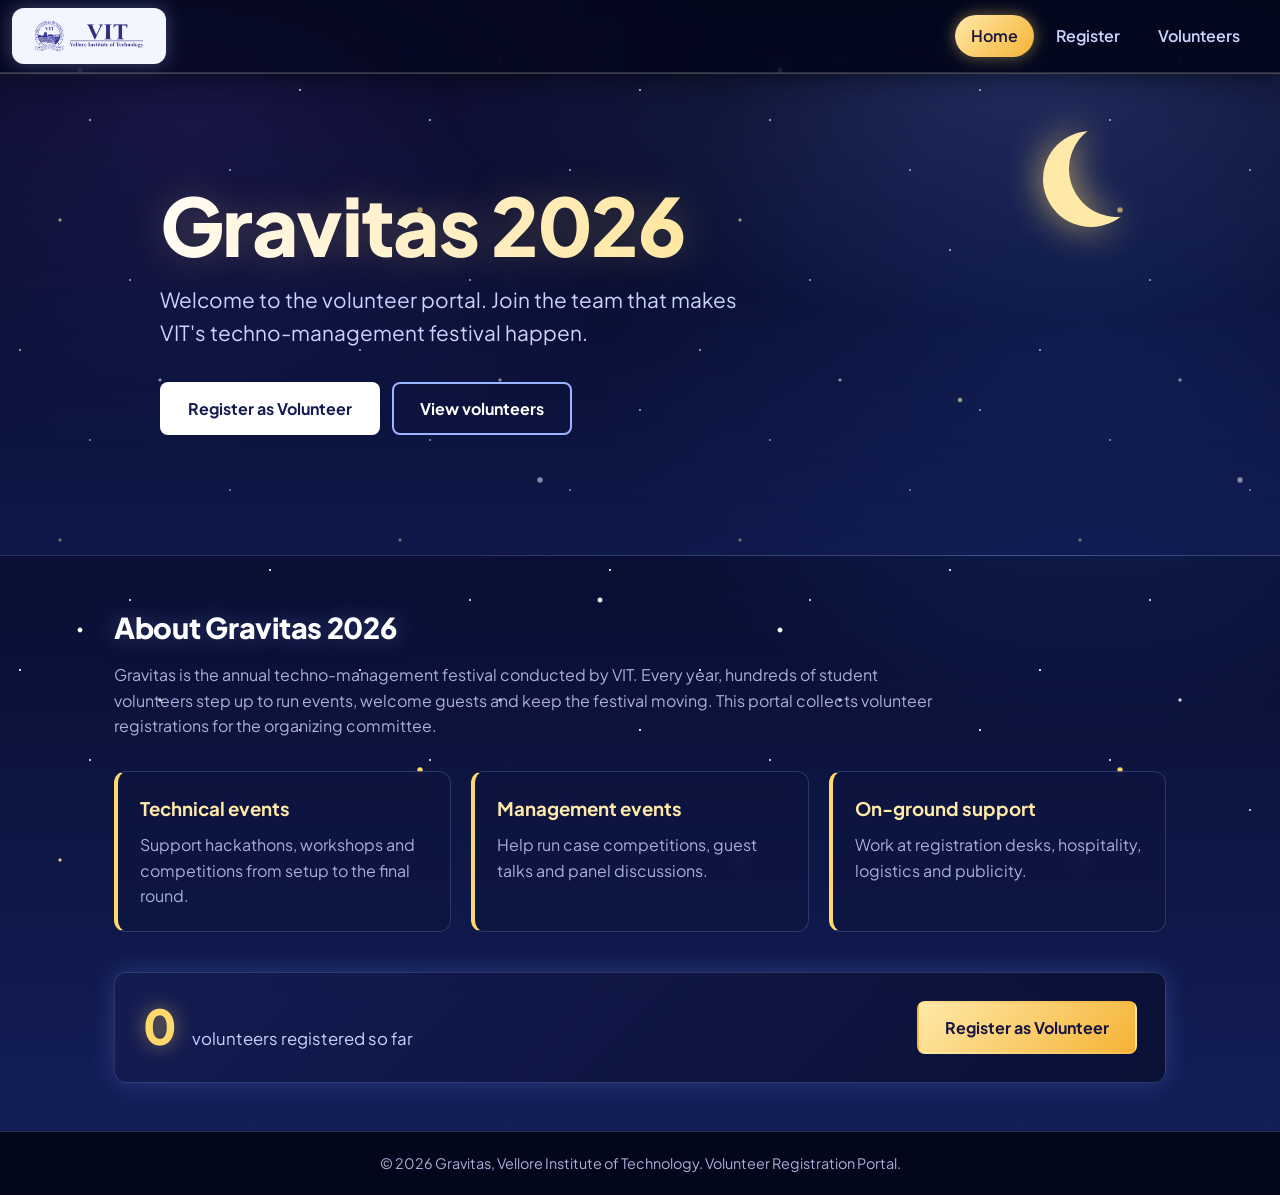
<file: index.html>
<!DOCTYPE html>
<html lang="en">
<head>
  <meta charset="UTF-8">
  <meta name="viewport" content="width=device-width, initial-scale=1.0">
  <meta name="description" content="Register as a volunteer for Gravitas 2026, the annual techno-management festival of VIT.">
  <title>Gravitas 2026 | Volunteer Portal</title>
  <link rel="stylesheet" href="css/style.css">
</head>
<body>
  <header class="site-header">
    <a class="brand" href="index.html">
      <img src="images/vit-logo.png" alt="Vellore Institute of Technology logo">
    </a>
    <button class="nav-toggle" aria-label="Toggle navigation menu" aria-expanded="false" aria-controls="nav">&#9776;</button>
    <nav id="nav" class="nav">
      <a href="index.html" class="active">Home</a>
      <a href="registration.html">Register</a>
      <a href="volunteers.html">Volunteers</a>
    </nav>
  </header>

  <main>
    <section class="hero">
      <div class="hero-inner">
        <h1>Gravitas 2026</h1>
        <p class="hero-sub">Welcome to the volunteer portal. Join the team that makes VIT's techno-management festival happen.</p>
        <div class="hero-actions">
          <a class="btn btn-light" href="registration.html">Register as Volunteer</a>
          <a class="btn btn-outline" href="volunteers.html">View volunteers</a>
        </div>
      </div>
    </section>

    <section class="container">
      <h2 class="section-title">About Gravitas 2026</h2>
      <p class="lead">Gravitas is the annual techno-management festival conducted by VIT. Every year, hundreds of student volunteers step up to run events, welcome guests and keep the festival moving. This portal collects volunteer registrations for the organizing committee.</p>

      <div class="grid">
        <article class="card">
          <h3>Technical events</h3>
          <p>Support hackathons, workshops and competitions from setup to the final round.</p>
        </article>
        <article class="card">
          <h3>Management events</h3>
          <p>Help run case competitions, guest talks and panel discussions.</p>
        </article>
        <article class="card">
          <h3>On-ground support</h3>
          <p>Work at registration desks, hospitality, logistics and publicity.</p>
        </article>
      </div>

      <div class="stat-band">
        <div>
          <span class="stat-number" id="homeCount">0</span>
          <span class="stat-label">volunteers registered so far</span>
        </div>
        <a class="btn btn-primary" href="registration.html">Register as Volunteer</a>
      </div>
    </section>
  </main>

  <footer class="site-footer">
    <p>&copy; 2026 Gravitas, Vellore Institute of Technology. Volunteer Registration Portal.</p>
  </footer>

  <script src="js/volunteers.js"></script>
</body>
</html>
</file>
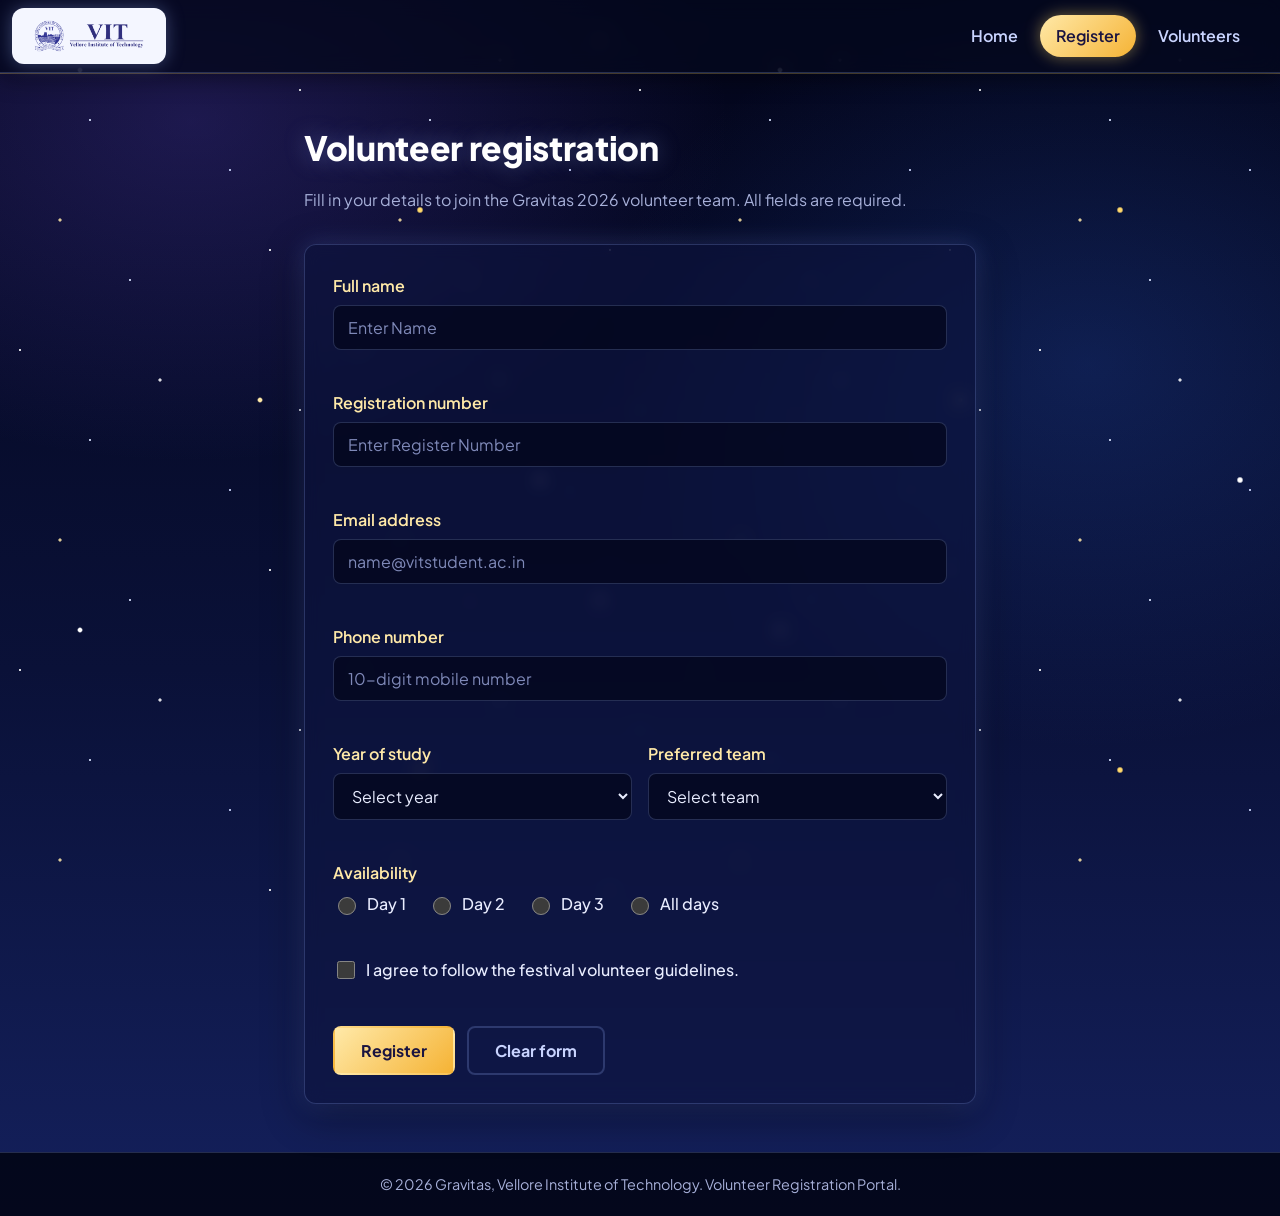
<file: registration.html>
<!DOCTYPE html>
<html lang="en">
<head>
  <meta charset="UTF-8">
  <meta name="viewport" content="width=device-width, initial-scale=1.0">
  <title>Volunteer Registration | Gravitas 2026</title>
  <link rel="stylesheet" href="css/style.css">
</head>
<body>
  <header class="site-header">
    <a class="brand" href="index.html">
      <img src="images/vit-logo.png" alt="Vellore Institute of Technology logo">
    </a>
    <button class="nav-toggle" aria-label="Toggle navigation menu" aria-expanded="false" aria-controls="nav">&#9776;</button>
    <nav id="nav" class="nav">
      <a href="index.html">Home</a>
      <a href="registration.html" class="active">Register</a>
      <a href="volunteers.html">Volunteers</a>
    </nav>
  </header>

  <main class="container narrow">
    <h1 class="page-title">Volunteer registration</h1>
    <p class="lead">Fill in your details to join the Gravitas 2026 volunteer team. All fields are required.</p>

    <div id="successMessage" class="alert alert-success" role="status" hidden>
      Registration successful! You have been added to the volunteer list.
      <a href="volunteers.html">View registered volunteers</a>
    </div>

    <form id="registrationForm" class="form-card" novalidate>
      <div class="field">
        <label for="fullName">Full name</label>
        <input type="text" id="fullName" name="fullName" placeholder="Enter Name" autocomplete="name">
        <span class="error" id="fullNameError" aria-live="polite"></span>
      </div>

      <div class="field">
        <label for="regNo">Registration number</label>
        <input type="text" id="regNo" name="regNo" placeholder="Enter Register Number" maxlength="9" autocomplete="off">
        <span class="error" id="regNoError" aria-live="polite"></span>
      </div>

      <div class="field">
        <label for="email">Email address</label>
        <input type="email" id="email" name="email" placeholder="name@vitstudent.ac.in" autocomplete="email">
        <span class="error" id="emailError" aria-live="polite"></span>
      </div>

      <div class="field">
        <label for="phone">Phone number</label>
        <input type="tel" id="phone" name="phone" placeholder="10-digit mobile number" maxlength="10" autocomplete="tel">
        <span class="error" id="phoneError" aria-live="polite"></span>
      </div>

      <div class="row">
        <div class="field">
          <label for="year">Year of study</label>
          <select id="year" name="year">
            <option value="">Select year</option>
            <option value="1st Year">1st Year</option>
            <option value="2nd Year">2nd Year</option>
            <option value="3rd Year">3rd Year</option>
            <option value="4th Year">4th Year</option>
          </select>
          <span class="error" id="yearError" aria-live="polite"></span>
        </div>

        <div class="field">
          <label for="team">Preferred team</label>
          <select id="team" name="team">
            <option value="">Select team</option>
            <option value="Technical Events">Technical Events</option>
            <option value="Management Events">Management Events</option>
            <option value="Design and Media">Design and Media</option>
            <option value="Logistics">Logistics</option>
            <option value="Hospitality">Hospitality</option>
            <option value="Registration Desk">Registration Desk</option>
          </select>
          <span class="error" id="teamError" aria-live="polite"></span>
        </div>
      </div>

      <fieldset class="field">
        <legend>Availability</legend>
        <div class="radio-group">
          <label><input type="radio" name="availability" value="Day 1"> Day 1</label>
          <label><input type="radio" name="availability" value="Day 2"> Day 2</label>
          <label><input type="radio" name="availability" value="Day 3"> Day 3</label>
          <label><input type="radio" name="availability" value="All days"> All days</label>
        </div>
        <span class="error" id="availabilityError" aria-live="polite"></span>
      </fieldset>

      <div class="field">
        <label class="check">
          <input type="checkbox" id="agree" name="agree">
          I agree to follow the festival volunteer guidelines.
        </label>
        <span class="error" id="agreeError" aria-live="polite"></span>
      </div>

      <div class="form-actions">
        <button type="submit" class="btn btn-primary">Register</button>
        <button type="reset" class="btn btn-ghost" id="resetBtn">Clear form</button>
      </div>
    </form>
  </main>

  <footer class="site-footer">
    <p>&copy; 2026 Gravitas, Vellore Institute of Technology. Volunteer Registration Portal.</p>
  </footer>

  <script src="js/volunteers.js"></script>
  <script src="js/validation.js"></script>
</body>
</html>
</file>
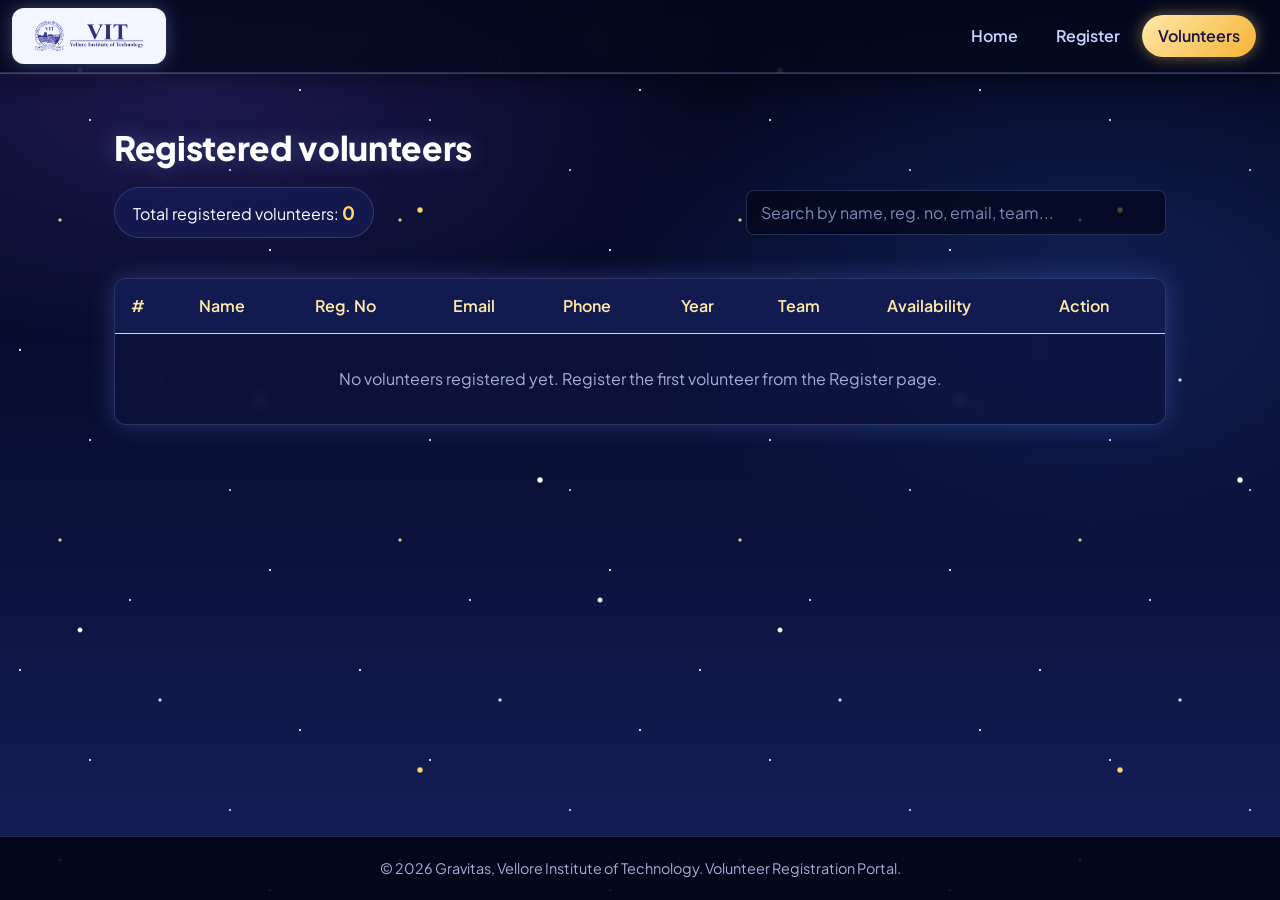
<file: volunteers.html>
<!DOCTYPE html>
<html lang="en">
<head>
  <meta charset="UTF-8">
  <meta name="viewport" content="width=device-width, initial-scale=1.0">
  <title>Registered Volunteers | Gravitas 2026</title>
  <link rel="stylesheet" href="css/style.css">
</head>
<body>
  <header class="site-header">
    <a class="brand" href="index.html">
      <img src="images/vit-logo.png" alt="Vellore Institute of Technology logo">
    </a>
    <button class="nav-toggle" aria-label="Toggle navigation menu" aria-expanded="false" aria-controls="nav">&#9776;</button>
    <nav id="nav" class="nav">
      <a href="index.html">Home</a>
      <a href="registration.html">Register</a>
      <a href="volunteers.html" class="active">Volunteers</a>
    </nav>
  </header>

  <main class="container">
    <h1 class="page-title">Registered volunteers</h1>

    <div class="toolbar">
      <div class="total-badge">
        Total registered volunteers: <strong id="totalCount">0</strong>
      </div>
      <div class="search-box">
        <label for="searchInput" class="sr-only">Search volunteers</label>
        <input type="search" id="searchInput" placeholder="Search by name, reg. no, email, team...">
      </div>
    </div>

    <p id="resultInfo" class="result-info" aria-live="polite"></p>

    <div class="table-wrap">
      <table id="volunteerTable">
        <thead>
          <tr>
            <th>#</th>
            <th>Name</th>
            <th>Reg. No</th>
            <th>Email</th>
            <th>Phone</th>
            <th>Year</th>
            <th>Team</th>
            <th>Availability</th>
            <th>Action</th>
          </tr>
        </thead>
        <tbody id="volunteerBody"></tbody>
      </table>
    </div>
  </main>

  <footer class="site-footer">
    <p>&copy; 2026 Gravitas, Vellore Institute of Technology. Volunteer Registration Portal.</p>
  </footer>

  <script src="js/volunteers.js"></script>
  <script src="js/search.js"></script>
</body>
</html>
</file>
<file: css/style.css>
@import url("https://fonts.googleapis.com/css2?family=Plus+Jakarta+Sans:wght@400;500;600;700;800&display=swap");

/* ===== Gravitas 2026 Volunteer Portal - Starry Night theme ===== */
:root {
  /* night sky palette (variable names kept so nothing else breaks) */
  --purple-950: #04061a;   /* deepest sky */
  --purple-900: #0a1033;
  --purple-800: #141c52;
  --purple-700: #1f2b78;
  --purple-600: #3f5bd8;
  --purple-500: #6f8cff;
  --purple-300: #9db4ff;
  --purple-200: #2a3680;   /* borders on dark surfaces */
  --purple-100: #c9d4ff;
  --purple-50:  #070b24;

  --gold: #ffd86b;         /* stars / moon / accents */
  --gold-soft: #ffe9a8;
  --gold-deep: #f5b335;

  --text: #e9edff;
  --muted: #a7b0d9;
  --white: #ffffff;
  --danger: #ff8fa3;
  --success-bg: rgba(255, 216, 107, 0.10);

  --surface: rgba(14, 20, 62, 0.62);       /* glass cards */
  --surface-strong: rgba(8, 12, 40, 0.85);
  --line: rgba(157, 180, 255, 0.22);
  --glow: 0 0 24px rgba(111, 140, 255, 0.28);

  --radius: 12px;
  --font: "Plus Jakarta Sans", "Segoe UI", system-ui, -apple-system, Arial, sans-serif;
  color-scheme: dark;      /* dark native dropdowns / scrollbars */
}


*, *::before, *::after { box-sizing: border-box; }

html { scroll-behavior: smooth; }

body {
  margin: 0;
  font-family: var(--font);
  color: var(--text);
  line-height: 1.6;
  min-height: 100vh;
  display: flex;
  flex-direction: column;
  /* night sky gradient + soft nebula glows */
  background-color: #050816;
  background-image:
    radial-gradient(ellipse 60% 40% at 15% 10%, rgba(94, 70, 200, 0.28), transparent 70%),
    radial-gradient(ellipse 55% 45% at 85% 30%, rgba(40, 90, 200, 0.25), transparent 70%),
    linear-gradient(180deg, #03051a 0%, #0a1138 55%, #14205c 100%);
}

/* ----- Star layers (pure CSS, no HTML changes) ----- */
body::before,
body::after {
  content: "";
  position: fixed;
  inset: 0;
  z-index: -1;
  pointer-events: none;
}

/* small, dense stars */
body::before {
  background-image:
    radial-gradient(1.5px 1.5px at 20px 30px,  #fff 60%, transparent),
    radial-gradient(1.5px 1.5px at 90px 120px, #dbe4ff 60%, transparent),
    radial-gradient(2px 2px at 160px 60px, #fff 60%, transparent),
    radial-gradient(1.5px 1.5px at 230px 170px, #cfd9ff 60%, transparent),
    radial-gradient(1.5px 1.5px at 300px 90px, #fff 60%, transparent),
    radial-gradient(2px 2px at 60px 220px, #ffe9a8 60%, transparent),
    radial-gradient(1.5px 1.5px at 270px 250px, #fff 60%, transparent),
    radial-gradient(1.5px 1.5px at 130px 280px, #dbe4ff 60%, transparent);
  background-size: 340px 320px;
  opacity: 0.85;
  animation: twinkle 5s ease-in-out infinite alternate;
}

/* larger, sparse, golden stars */
body::after {
  background-image:
    radial-gradient(3px 3px at 80px 70px,  #fff 55%, transparent),
    radial-gradient(3.5px 3.5px at 420px 210px, var(--gold) 55%, transparent),
    radial-gradient(3px 3px at 600px 40px, #fff 55%, transparent),
    radial-gradient(3px 3px at 260px 400px, var(--gold-soft) 55%, transparent),
    radial-gradient(3.5px 3.5px at 540px 480px, #fff 55%, transparent);
  background-size: 700px 560px;
  animation: twinkle 3.5s ease-in-out 1s infinite alternate-reverse;
}

@keyframes twinkle {
  from { opacity: 0.35; }
  to   { opacity: 1; }
}

main { flex: 1; }

img { max-width: 100%; display: block; }

a { color: var(--gold); }

:focus-visible {
  outline: 3px solid var(--gold);
  outline-offset: 2px;
}

.sr-only {
  position: absolute;
  width: 1px; height: 1px;
  overflow: hidden;
  clip: rect(0 0 0 0);
  white-space: nowrap;
}

/* ===== Header: logo in the top-left corner ===== */
.site-header {
  position: sticky;
  top: 0;
  z-index: 50;
  display: flex;
  align-items: center;
  justify-content: space-between;
  gap: 16px;
  padding: 8px 24px 8px 12px;
  background: rgba(5, 8, 30, 0.78);
  backdrop-filter: blur(10px);
  -webkit-backdrop-filter: blur(10px);
  border-bottom: 1px solid var(--line);
  box-shadow: 0 4px 24px rgba(0, 0, 0, 0.45), 0 1px 0 rgba(255, 216, 107, 0.35);
}

/* logo sits on a light "moonlit" plate so the dark-blue logo stays readable */
.brand {
  display: inline-flex;
  align-items: center;
  background: #f4f6ff;
  border-radius: 12px;
  padding: 2px 10px;
  box-shadow: 0 0 18px rgba(157, 180, 255, 0.35);
}
.brand img { height: 52px; width: auto; }

.nav { display: flex; gap: 6px; }

.nav a {
  text-decoration: none;
  color: var(--purple-100);
  font-weight: 600;
  padding: 8px 16px;
  border-radius: 999px;
  transition: background 0.2s, color 0.2s, box-shadow 0.2s;
}

.nav a:hover { background: rgba(157, 180, 255, 0.16); color: var(--white); }
.nav a.active {
  background: linear-gradient(135deg, var(--gold-soft), var(--gold-deep));
  color: #1a1440;
  box-shadow: 0 0 16px rgba(255, 216, 107, 0.45);
}

.nav-toggle {
  display: none;
  background: transparent;
  color: var(--gold);
  border: 1.5px solid var(--gold);
  border-radius: 8px;
  font-size: 1.4rem;
  line-height: 1;
  padding: 8px 12px;
  cursor: pointer;
}

/* ===== Hero ===== */
.hero {
  position: relative;
  overflow: hidden;
  color: var(--white);
  padding: 110px 24px 120px;
  background:
    radial-gradient(ellipse 70% 80% at 80% 0%, rgba(111, 140, 255, 0.25), transparent 65%),
    linear-gradient(180deg, rgba(3, 5, 26, 0.2) 0%, rgba(20, 32, 92, 0.55) 100%);
  border-bottom: 1px solid var(--line);
}

/* glowing crescent moon */
.hero::after {
  content: "";
  position: absolute;
  top: 48px;
  right: 9%;
  width: 96px;
  height: 96px;
  border-radius: 50%;
  background: transparent;
  box-shadow: -26px 10px 0 0 var(--gold-soft);
  filter: drop-shadow(0 0 18px rgba(255, 216, 107, 0.75));
  pointer-events: none;
}

/* shooting star */
.hero::before {
  content: "";
  position: absolute;
  top: 12%;
  left: -10%;
  width: 140px;
  height: 2px;
  background: linear-gradient(90deg, transparent, #fff);
  border-radius: 2px;
  transform: rotate(18deg);
  opacity: 0;
  animation: shoot 9s ease-in 2s infinite;
  pointer-events: none;
}

@keyframes shoot {
  0%   { transform: translate(0, 0) rotate(18deg); opacity: 0; }
  3%   { opacity: 1; }
  12%  { transform: translate(70vw, 24vw) rotate(18deg); opacity: 0; }
  100% { transform: translate(70vw, 24vw) rotate(18deg); opacity: 0; }
}

.hero-inner { max-width: 960px; margin: 0 auto; position: relative; z-index: 1; }

.hero h1 {
  font-size: clamp(2.6rem, 8vw, 5rem);
  line-height: 1.05;
  margin: 0 0 16px;
  font-weight: 800;
  letter-spacing: -0.02em;
  background: linear-gradient(90deg, #ffffff 0%, var(--gold-soft) 55%, var(--gold) 100%);
  -webkit-background-clip: text;
  background-clip: text;
  -webkit-text-fill-color: transparent;
  color: var(--gold-soft); /* fallback */
  text-shadow: 0 0 40px rgba(255, 216, 107, 0.25);
}

.hero-sub {
  font-size: clamp(1.05rem, 2.4vw, 1.3rem);
  max-width: 620px;
  color: var(--purple-100);
  margin: 0 0 32px;
}

.hero-actions { display: flex; flex-wrap: wrap; gap: 12px; }

/* ===== Layout ===== */
.container { max-width: 1100px; margin: 0 auto; padding: 48px 24px; width: 100%; }
.container.narrow { max-width: 720px; }

.section-title, .page-title {
  color: var(--white);
  margin: 0 0 12px;
  font-weight: 800;
  letter-spacing: -0.01em;
  text-shadow: 0 0 22px rgba(157, 180, 255, 0.35);
}
.section-title { font-size: 1.8rem; }
.page-title { font-size: 2.1rem; }

.lead { color: var(--muted); max-width: 70ch; margin: 0 0 32px; }

.grid {
  display: grid;
  grid-template-columns: repeat(auto-fit, minmax(240px, 1fr));
  gap: 20px;
}

.card {
  background: var(--surface);
  backdrop-filter: blur(6px);
  -webkit-backdrop-filter: blur(6px);
  border: 1px solid var(--line);
  border-left: 4px solid var(--gold);
  border-radius: var(--radius);
  padding: 22px;
  transition: transform 0.2s, box-shadow 0.2s;
}
.card:hover { transform: translateY(-4px); box-shadow: var(--glow); }
.card h3 { margin: 0 0 8px; color: var(--gold-soft); }
.card p { margin: 0; color: var(--muted); }

.stat-band {
  margin-top: 40px;
  display: flex;
  flex-wrap: wrap;
  align-items: center;
  justify-content: space-between;
  gap: 20px;
  padding: 28px;
  border-radius: var(--radius);
  background: linear-gradient(135deg, rgba(20, 28, 82, 0.9), rgba(10, 16, 51, 0.9));
  border: 1px solid var(--line);
  box-shadow: var(--glow);
  color: var(--white);
}
.stat-number {
  font-size: 3rem; font-weight: 800; line-height: 1; margin-right: 12px;
  color: var(--gold);
  text-shadow: 0 0 20px rgba(255, 216, 107, 0.55);
}
.stat-label { font-size: 1.05rem; color: var(--purple-100); }

/* ===== Buttons ===== */
.btn {
  display: inline-block;
  font-family: inherit;
  font-size: 1rem;
  font-weight: 700;
  text-decoration: none;
  padding: 12px 26px;
  border-radius: 8px;
  border: 2px solid transparent;
  cursor: pointer;
  transition: transform 0.15s, background 0.2s, color 0.2s, box-shadow 0.2s;
}
.btn:hover { transform: translateY(-2px); }

.btn-primary {
  background: linear-gradient(135deg, var(--gold-soft), var(--gold-deep));
  color: #1a1440;
}
.btn-primary:hover { box-shadow: 0 0 22px rgba(255, 216, 107, 0.55); }

.btn-light { background: var(--white); color: #141c52; }
.btn-light:hover { background: var(--gold-soft); box-shadow: 0 0 22px rgba(255, 216, 107, 0.45); }

.btn-outline { border-color: var(--purple-300); color: var(--white); background: transparent; }
.btn-outline:hover { background: rgba(157, 180, 255, 0.16); box-shadow: var(--glow); }

.btn-ghost { background: transparent; color: var(--purple-100); border-color: var(--line); }
.btn-ghost:hover { background: rgba(157, 180, 255, 0.14); border-color: var(--purple-300); }

.btn-small { padding: 6px 14px; font-size: 0.85rem; }

.btn-danger { background: transparent; color: var(--danger); border-color: rgba(255, 143, 163, 0.5); }
.btn-danger:hover { background: rgba(255, 143, 163, 0.14); }

/* ===== Form ===== */
.form-card {
  background: var(--surface);
  backdrop-filter: blur(8px);
  -webkit-backdrop-filter: blur(8px);
  border: 1px solid var(--line);
  border-radius: var(--radius);
  padding: 28px;
  box-shadow: 0 10px 40px rgba(0, 0, 0, 0.45), var(--glow);
}

.field { margin: 0 0 20px; border: 0; padding: 0; min-width: 0; }

label, legend { display: block; font-weight: 600; color: var(--gold-soft); margin-bottom: 6px; padding: 0; }

input[type="text"], input[type="email"], input[type="tel"], input[type="search"], select {
  width: 100%;
  font-family: inherit;
  font-size: 1rem;
  padding: 11px 14px;
  border: 1.5px solid var(--line);
  border-radius: 8px;
  background: rgba(4, 6, 26, 0.7);
  color: var(--text);
}

input::placeholder { color: #7f89b8; }

input:focus, select:focus {
  border-color: var(--gold);
  outline: 3px solid rgba(255, 216, 107, 0.25);
}

/* keep browser autofill dark instead of white/yellow */
input:-webkit-autofill {
  -webkit-text-fill-color: var(--text);
  box-shadow: 0 0 0 1000px #0a1033 inset;
}

select option { background: #0a1033; color: var(--text); }

.field.invalid input, .field.invalid select { border-color: var(--danger); }
.field.valid input, .field.valid select { border-color: #7ee0b0; }

.error { display: block; min-height: 1.2em; margin-top: 4px; font-size: 0.85rem; color: var(--danger); }

.row { display: grid; grid-template-columns: 1fr 1fr; gap: 16px; }

.radio-group { display: flex; flex-wrap: wrap; gap: 8px 22px; }
.radio-group label, .check { display: inline-flex; align-items: center; gap: 8px; font-weight: 500; margin: 0; cursor: pointer; color: var(--text); }
input[type="radio"], input[type="checkbox"] { accent-color: var(--gold); width: 18px; height: 18px; }

.form-actions { display: flex; flex-wrap: wrap; gap: 12px; margin-top: 8px; }

.alert { padding: 16px 20px; border-radius: var(--radius); margin-bottom: 24px; font-weight: 600; }
.alert-success {
  background: var(--success-bg);
  color: var(--gold-soft);
  border: 1.5px solid var(--gold);
  box-shadow: 0 0 20px rgba(255, 216, 107, 0.2);
}
.alert a { margin-left: 6px; }

/* ===== Volunteers page ===== */
.toolbar {
  display: flex;
  flex-wrap: wrap;
  align-items: center;
  justify-content: space-between;
  gap: 16px;
  margin-bottom: 12px;
}

.total-badge {
  background: rgba(20, 28, 82, 0.85);
  border: 1px solid var(--line);
  color: var(--white);
  padding: 10px 18px;
  border-radius: 999px;
}
.total-badge strong { color: var(--gold); font-size: 1.15rem; }

.search-box { flex: 1 1 280px; max-width: 420px; }

.result-info { color: var(--muted); font-size: 0.9rem; min-height: 1.4em; margin: 0 0 8px; }

.table-wrap {
  overflow-x: auto;
  background: var(--surface);
  backdrop-filter: blur(6px);
  -webkit-backdrop-filter: blur(6px);
  border: 1px solid var(--line);
  border-radius: var(--radius);
  box-shadow: var(--glow);
}

table { width: 100%; border-collapse: collapse; min-width: 760px; }

thead th {
  background: rgba(20, 28, 82, 0.95);
  color: var(--gold-soft);
  text-align: left;
  font-weight: 600;
  padding: 14px 16px;
  white-space: nowrap;
  border-bottom: 1px solid var(--gold);
}

tbody td { padding: 12px 16px; border-bottom: 1px solid rgba(157, 180, 255, 0.12); }
tbody tr:nth-child(even) { background: rgba(157, 180, 255, 0.05); }
tbody tr:hover { background: rgba(255, 216, 107, 0.08); }
tbody tr:last-child td { border-bottom: 0; }

.empty-row td { text-align: center; color: var(--muted); padding: 32px 16px; }

/* ===== Footer ===== */
.site-footer {
  background: rgba(3, 5, 22, 0.9);
  border-top: 1px solid var(--line);
  color: var(--muted);
  text-align: center;
  padding: 20px 24px;
  font-size: 0.9rem;
}
.site-footer p { margin: 0; }

/* ===== Responsive: Tablet ===== */
@media (max-width: 900px) {
  .container { padding: 36px 20px; }
  .hero { padding: 80px 20px 90px; }
  .hero::after { width: 70px; height: 70px; box-shadow: -19px 8px 0 0 var(--gold-soft); right: 7%; top: 28px; }
  .brand img { height: 46px; }
}

/* ===== Responsive: Mobile ===== */
@media (max-width: 640px) {
  .site-header { flex-wrap: wrap; padding: 8px 12px; }
  .brand img { height: 40px; }
  .nav-toggle { display: block; }

  .nav { display: none; flex-direction: column; width: 100%; gap: 4px; padding: 8px 0 4px; }
  .nav.open { display: flex; }
  .nav a { text-align: center; border-radius: 8px; }

  .hero { padding: 64px 16px 72px; }
  .hero::after { width: 52px; height: 52px; box-shadow: -14px 6px 0 0 var(--gold-soft); right: 6%; top: 20px; }
  .row { grid-template-columns: 1fr; gap: 0; }
  .form-card { padding: 20px; }
  .stat-band { flex-direction: column; align-items: flex-start; }

  /* Table turns into stacked cards on small screens */
  table { min-width: 0; }
  thead { display: none; }
  table, tbody, tr, td { display: block; width: 100%; }
  tbody tr { padding: 10px 4px; border-bottom: 3px solid var(--purple-200); }
  tbody td { display: flex; justify-content: space-between; gap: 12px; border: 0; padding: 6px 14px; text-align: right; }
  tbody td::before { content: attr(data-label); font-weight: 700; color: var(--gold-soft); text-align: left; }
  .empty-row td { display: block; text-align: center; }
  .empty-row td::before { content: none; }
}

@media (prefers-reduced-motion: reduce) {
  * { transition: none !important; scroll-behavior: auto !important; animation: none !important; }
  body::before, body::after { opacity: 0.9; }
}
</file>
